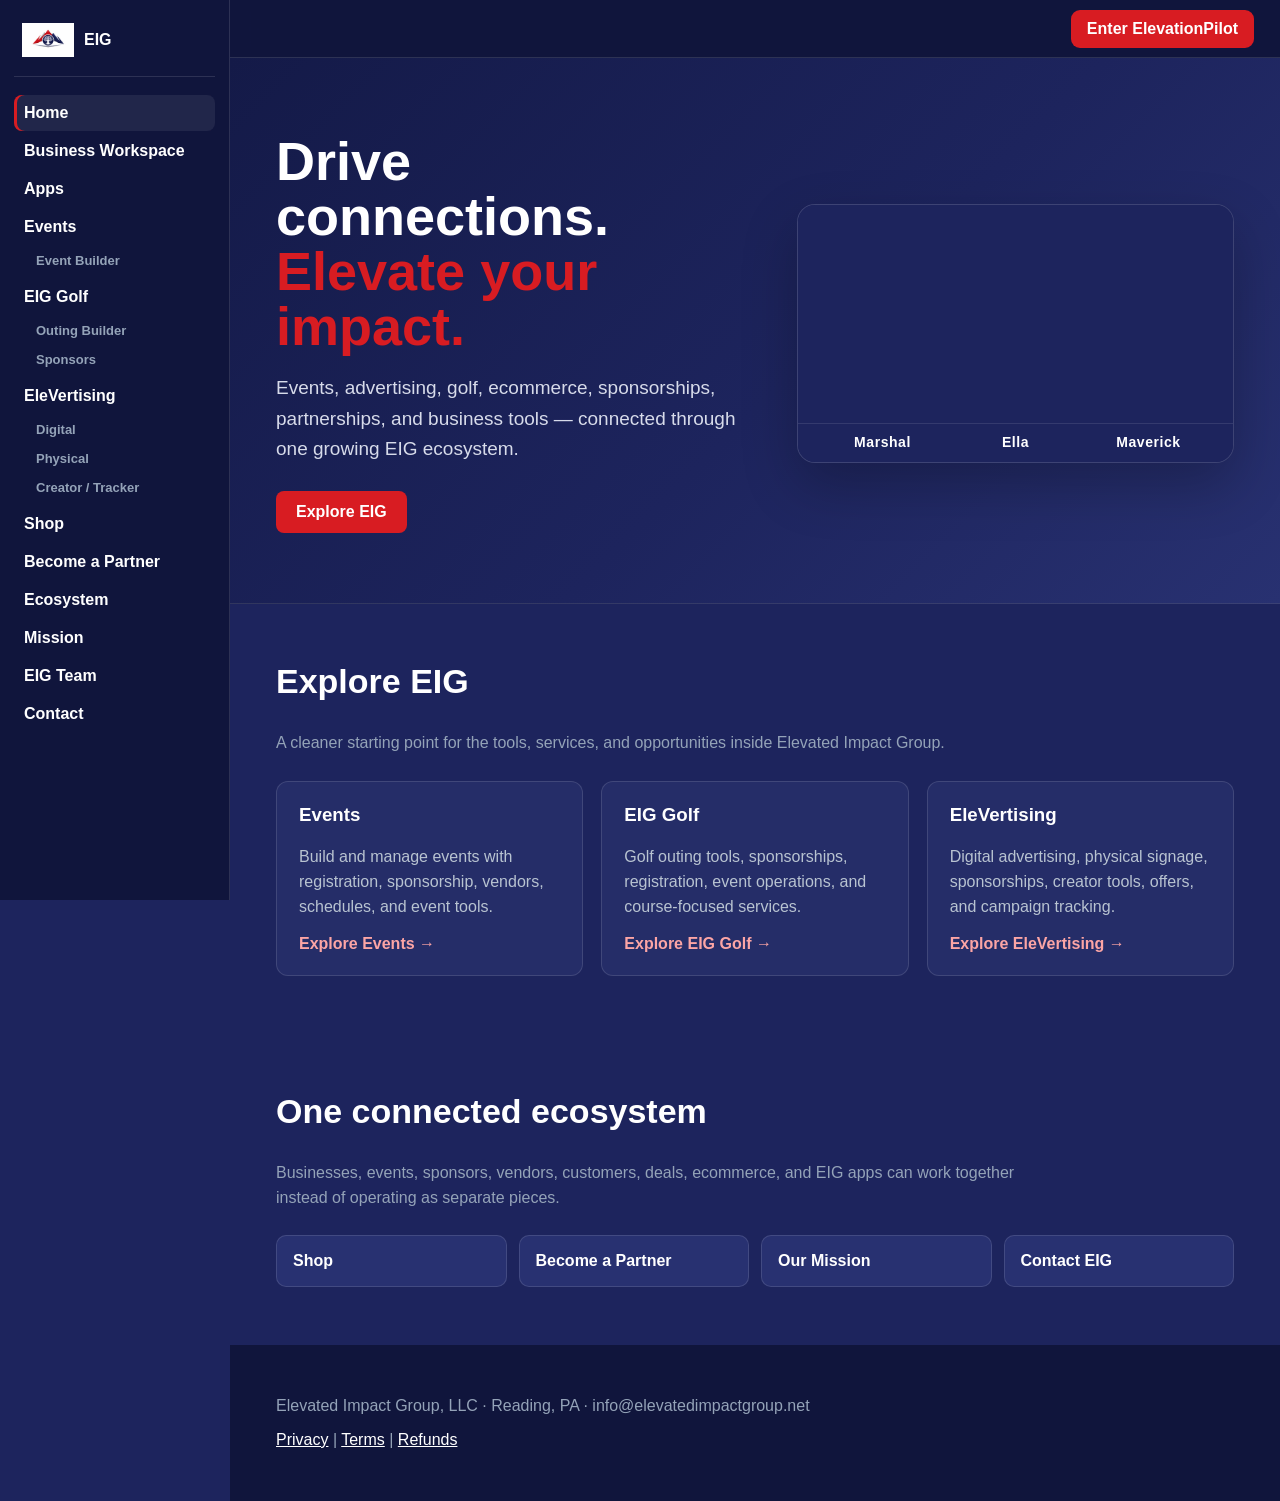
<file: index.html>
<!DOCTYPE html>
<html lang="en">
<head>
  <meta charset="UTF-8">
  <title>Elevated Impact Group</title>
  <meta name="viewport" content="width=device-width, initial-scale=1.0">
  <style>
    :root { --navy:#1D245D; --navy-deep:#141A48; --navy-soft:#283171; --dark:#10153C; --panel:#252D68; --red:#D81C22; --muted:#D7DBEA; --line:rgba(255,255,255,.12); }
    * { box-sizing:border-box; }
    html { scroll-behavior:smooth; }
    body { margin:0; font-family:Arial,sans-serif; background:var(--navy); color:white; }
    .layout { display:grid; grid-template-columns:230px 1fr; min-height:100vh; }
    .sidebar { position:sticky; top:0; height:100vh; background:var(--dark); border-right:1px solid var(--line); padding:18px 14px; display:flex; flex-direction:column; }
    .eig-home { display:flex; align-items:center; gap:10px; color:white; text-decoration:none; font-weight:800; padding:4px 8px 18px; border-bottom:1px solid var(--line); }
    .eig-home img { width:52px; height:36px; object-fit:contain; }
    .nav { padding-top:16px; overflow:auto; }
    .nav a { display:block; color:white; text-decoration:none; padding:9px 10px; margin:2px 0; border-radius:8px; font-weight:700; }
    .nav a:hover, .nav a.active { background:rgba(255,255,255,.07); }
    .nav a.active { box-shadow:inset 3px 0 0 var(--red); }
    .subnav { margin:0 0 5px 12px; }
    .subnav a { font-size:13px; color:#94a3b8; padding:6px 10px; font-weight:600; }
    .content { min-width:0; }
    .topbar { position:sticky; top:0; z-index:30; height:58px; display:flex; align-items:center; justify-content:flex-end; padding:0 26px; background:rgba(16,21,60,.96); border-bottom:1px solid var(--line); backdrop-filter:blur(12px); }
    .ecospace-btn { display:inline-block; background:var(--red); color:#fff; text-decoration:none; padding:10px 16px; border-radius:9px; font-weight:900; }
    .hero { padding:76px 46px 70px; background:linear-gradient(135deg,var(--navy-deep) 0%,var(--navy) 55%,var(--navy-soft) 100%); border-bottom:1px solid var(--line); }
    .hero-inner { max-width:1080px; display:grid; grid-template-columns:1.05fr .95fr; gap:38px; align-items:center; }
    .hero h1 { font-size:54px; line-height:1.02; margin:0 0 18px; }
    .hero h1 span { color:var(--red); }
    .hero p { color:var(--muted); font-size:19px; line-height:1.6; max-width:700px; }
    .button { display:inline-block; padding:12px 20px; background:var(--red); border:none; color:white; border-radius:8px; cursor:pointer; text-decoration:none; font-weight:800; margin-top:8px; }
    .team-image { border-radius:18px; border:1px solid rgba(255,255,255,.14); overflow:hidden; background:var(--navy); box-shadow:0 22px 55px rgba(0,0,0,.24); }
    .team-image img, .team-image video { display:block; width:100%; height:auto; background:var(--navy); }
    .team-name-row { display:grid; grid-template-columns:1fr 1fr 1fr; align-items:center; text-align:center; padding:10px 18px 12px; background:var(--navy); border-top:1px solid rgba(255,255,255,.10); }
    .team-name-row span { font-size:14px; font-weight:900; letter-spacing:.04em; color:white; }
    .section { padding:58px 46px; max-width:1200px; }
    .section h2 { margin-top:0; font-size:34px; }
    .section p.lead { color:#94a3b8; max-width:760px; line-height:1.6; }
    .grid { display:grid; grid-template-columns:repeat(3,1fr); gap:18px; margin-top:26px; }
    .card { background:var(--panel); padding:22px; border-radius:12px; border:1px solid var(--line); }
    .card h3 { margin-top:0; }
    .card p { color:#b8c3d1; line-height:1.55; }
    .card a { color:#fca5a5; font-weight:800; text-decoration:none; }
    .simple-links { display:grid; grid-template-columns:repeat(4,1fr); gap:12px; margin-top:24px; }
    .simple-links a { color:white; text-decoration:none; background:var(--navy-soft); border:1px solid var(--line); padding:16px; border-radius:10px; font-weight:800; }
    footer { padding:36px 46px; background:var(--dark); color:#94a3b8; }
    footer a { color:white; }
    @media (max-width:900px) { .grid { grid-template-columns:1fr 1fr; } .simple-links { grid-template-columns:1fr 1fr; } .hero-inner { grid-template-columns:1fr; } }
    @media (max-width:700px) {
      .layout { display:block; }
      .sidebar { position:static; height:auto; padding-bottom:10px; }
      .nav { display:grid; grid-template-columns:1fr 1fr; }
      .subnav { display:none; }
      .topbar { height:auto; padding:12px 16px; }
      .hero { padding:50px 24px 46px; }
      .hero h1 { font-size:42px; }
      .section { padding:42px 24px; }
      .grid, .simple-links { grid-template-columns:1fr; }
      footer { padding:30px 24px; }
    }
  </style>
</head>
<body>
<div class="layout">
  <aside class="sidebar">
    <a class="eig-home" href="/" aria-label="Elevated Impact Group home">
      <img src="assets/eig-header-icon.png" alt="Elevated Impact Group" />
      <span>EIG</span>
    </a>
    <nav class="nav">
      <a class="active" href="/">Home</a>
      <a href="https://elevated-impact-platform.vercel.app/#airport">Business Workspace</a>
      <a href="#apps">Apps</a>
      <a href="#events">Events</a>
      <div class="subnav"><a href="#events">Event Builder</a></div>
      <a href="#golf">EIG Golf</a>
      <div class="subnav"><a href="#golf">Outing Builder</a><a href="#golf">Sponsors</a></div>
      <a href="/elvertising.html">EleVertising</a>
      <div class="subnav"><a href="/elvertising.html#get-started">Digital</a><a href="/elvertising.html#get-started">Physical</a><a href="/elvertising.html#get-started">Creator / Tracker</a></div>
      <a href="#shop">Shop</a>
      <a href="#partner">Become a Partner</a>
      <a href="#ecosystem">Ecosystem</a>
      <a href="#mission">Mission</a>
      <a href="#team">EIG Team</a>
      <a href="#contact">Contact</a>
    </nav>
  </aside>

  <main class="content">
    <div class="topbar"><a class="ecospace-btn" href="https://elevated-impact-platform.vercel.app/#airport">Enter ElevationPilot</a></div>

    <section class="hero">
      <div class="hero-inner">
        <div>
          <h1>Drive connections.<br><span>Elevate your impact.</span></h1>
          <p>Events, advertising, golf, ecommerce, sponsorships, partnerships, and business tools — connected through one growing EIG ecosystem.</p>
          <a class="button" href="#apps">Explore EIG</a>
        </div>
        <div class="team-image" id="team">
          <video
            aria-label="Meet the EIG Team — Ella, Marshal and Maverick"
            autoplay
            muted
            loop
            playsinline
            preload="metadata"
          >
            <source src="assets/eig-team-clean-walk.mp4" type="video/mp4" />
            Your browser does not support the EIG team video.
          </video>
          <div class="team-name-row" aria-label="The EIG Team">
            <span>Marshal</span>
            <span>Ella</span>
            <span>Maverick</span>
          </div>
        </div>
      </div>
    </section>

    <section class="section" id="apps">
      <h2>Explore EIG</h2>
      <p class="lead">A cleaner starting point for the tools, services, and opportunities inside Elevated Impact Group.</p>
      <div class="grid">
        <div class="card" id="events"><h3>Events</h3><p>Build and manage events with registration, sponsorship, vendors, schedules, and event tools.</p><a href="#events">Explore Events →</a></div>
        <div class="card" id="golf"><h3>EIG Golf</h3><p>Golf outing tools, sponsorships, registration, event operations, and course-focused services.</p><a href="#golf">Explore EIG Golf →</a></div>
        <div class="card"><h3>EleVertising</h3><p>Digital advertising, physical signage, sponsorships, creator tools, offers, and campaign tracking.</p><a href="/elvertising.html">Explore EleVertising →</a></div>
      </div>
    </section>

    <section class="section" id="ecosystem">
      <h2>One connected ecosystem</h2>
      <p class="lead">Businesses, events, sponsors, vendors, customers, deals, ecommerce, and EIG apps can work together instead of operating as separate pieces.</p>
      <div class="simple-links">
        <a id="shop" href="#shop">Shop</a>
        <a id="partner" href="#partner">Become a Partner</a>
        <a id="mission" href="#mission">Our Mission</a>
        <a id="contact" href="mailto:info@elevatedimpactgroup.net">Contact EIG</a>
      </div>
    </section>

    <footer>
      <p>Elevated Impact Group, LLC · Reading, PA · info@elevatedimpactgroup.net</p>
      <p><a href="#">Privacy</a> | <a href="#">Terms</a> | <a href="#">Refunds</a></p>
    </footer>
  </main>
</div>
</body>
</html>
</file>
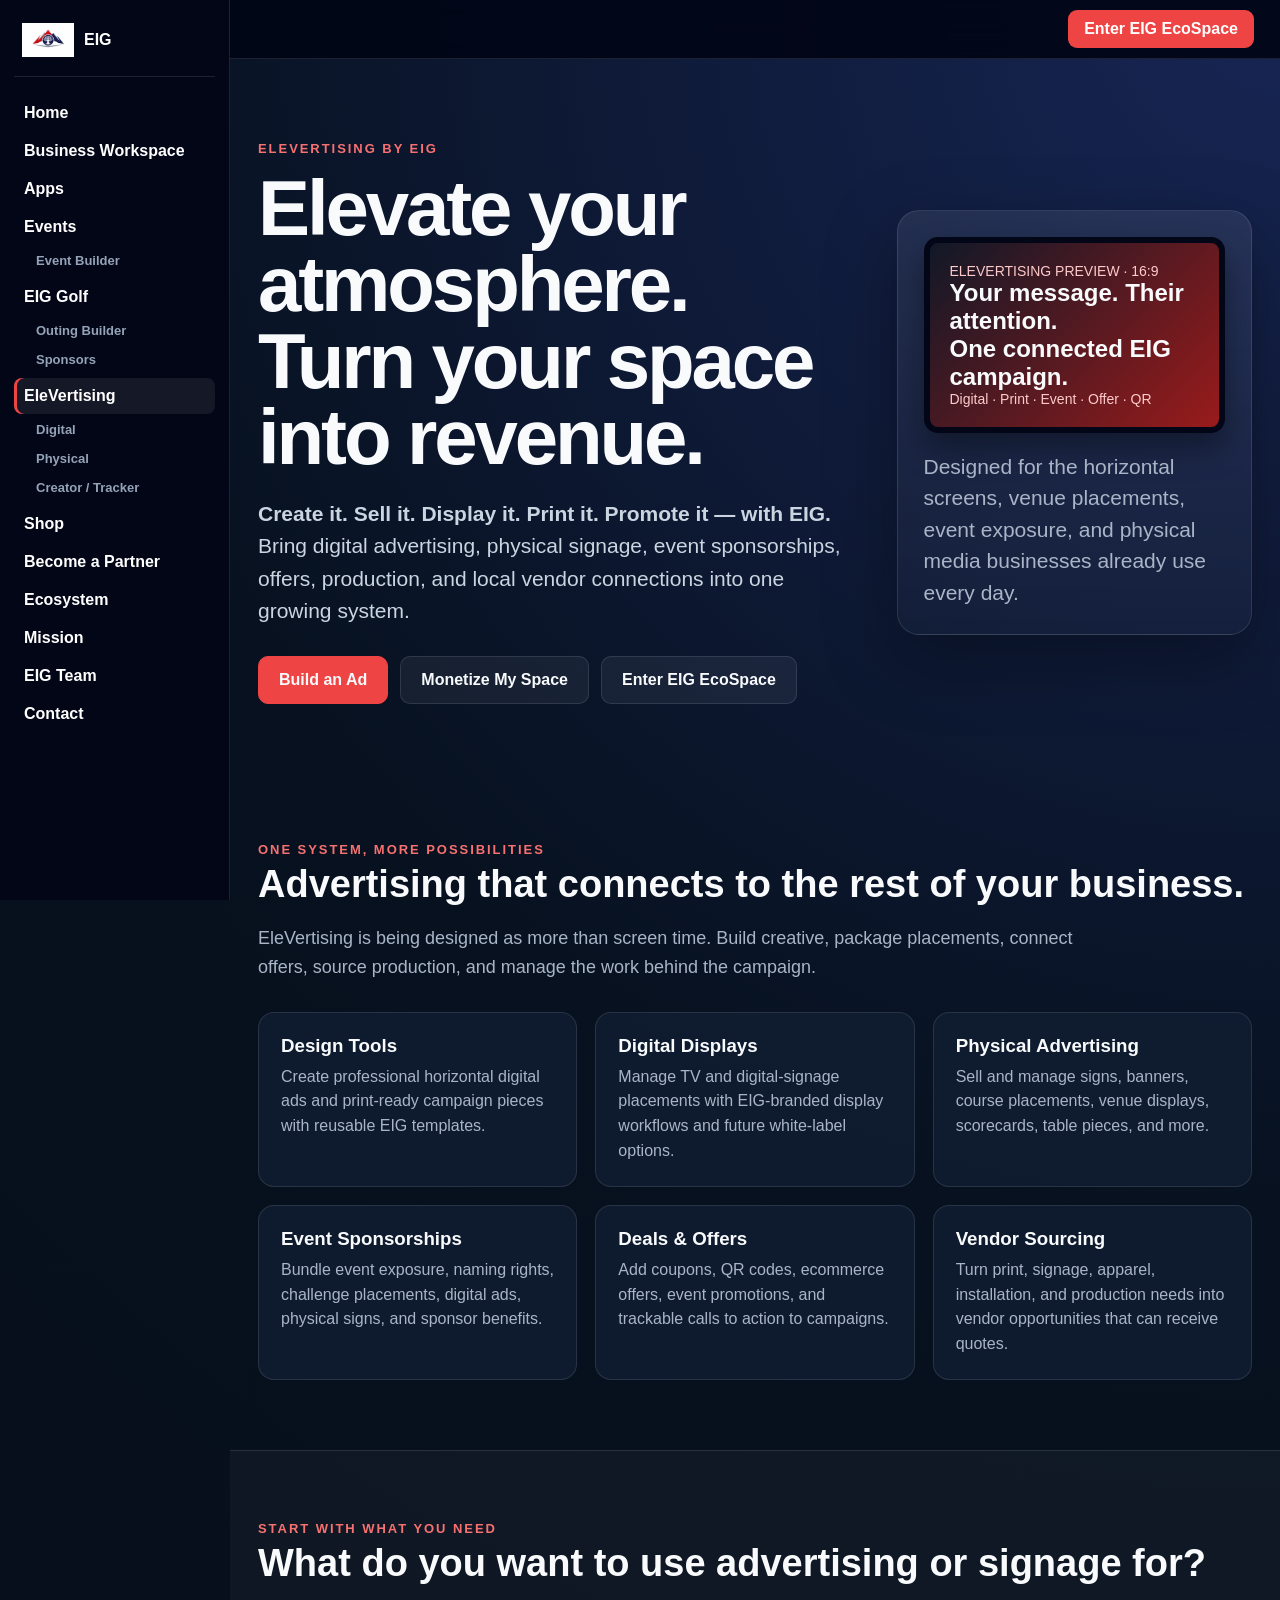
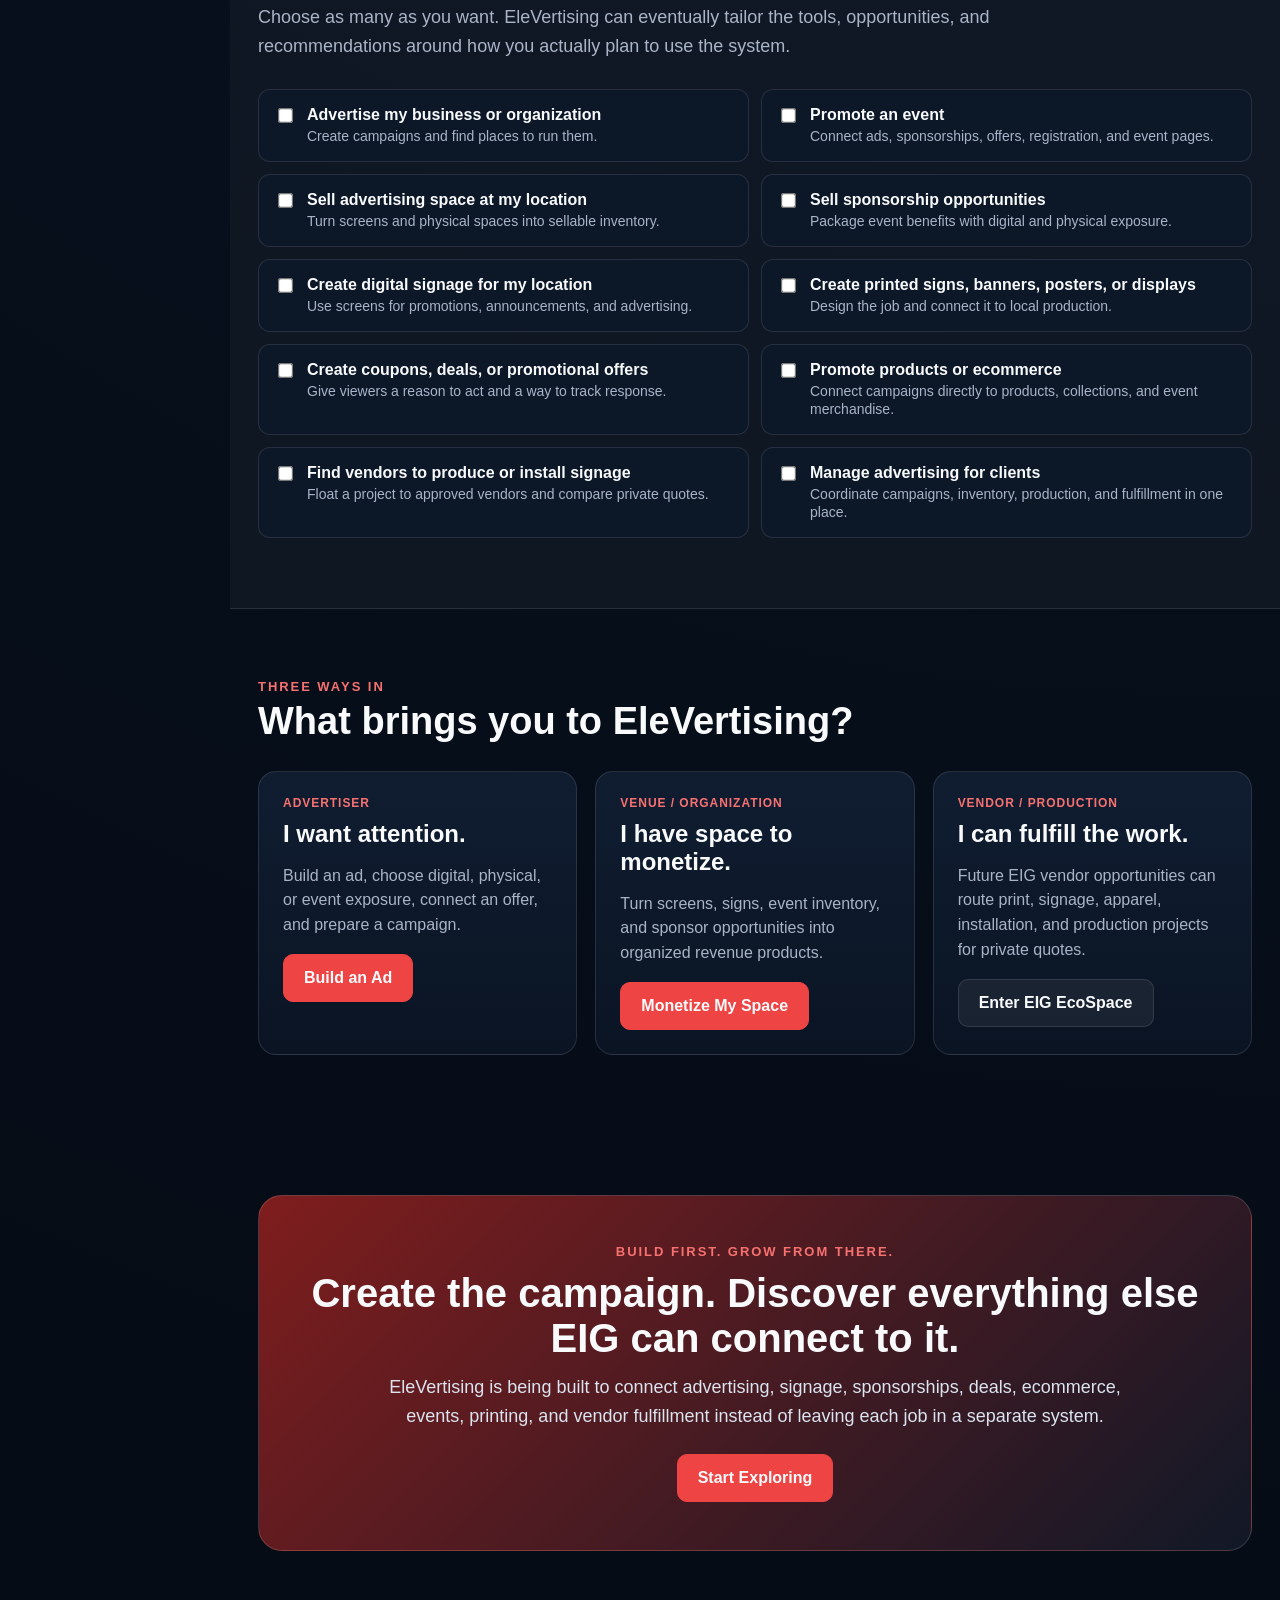
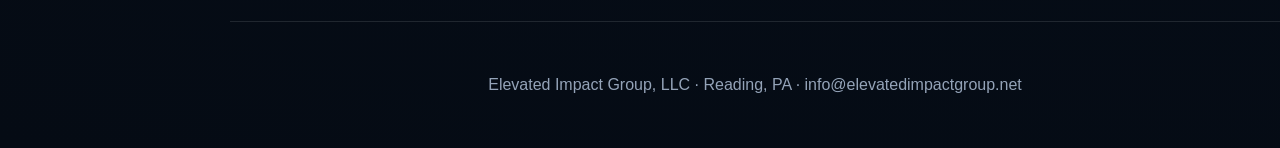
<file: elvertising.html>
<!DOCTYPE html>
<html lang="en">
<head>
  <meta charset="UTF-8">
  <title>EleVertising | Elevated Impact Group</title>
  <meta name="viewport" content="width=device-width, initial-scale=1.0">
  <meta name="description" content="EleVertising by EIG helps businesses create, sell, display, print, promote, and track advertising across digital, physical, and event spaces." />
  <style>
    :root { --bg:#07111f; --dark:#020617; --panel:#101d31; --panel2:#0c1728; --red:#ef4444; --text:#f8fafc; --muted:#a9b5c7; --line:rgba(255,255,255,.11); }
    * { box-sizing:border-box; }
    html { scroll-behavior:smooth; }
    body { margin:0; font-family:Arial,sans-serif; background:radial-gradient(circle at top right,#172554 0,#07111f 34%,#050b14 100%); color:var(--text); }
    a { color:inherit; }
    .layout { display:grid; grid-template-columns:230px 1fr; min-height:100vh; }
    .sidebar { position:sticky; top:0; height:100vh; background:var(--dark); border-right:1px solid var(--line); padding:18px 14px; display:flex; flex-direction:column; z-index:25; }
    .eig-home { display:flex; align-items:center; gap:10px; color:white; text-decoration:none; font-weight:800; padding:4px 8px 18px; border-bottom:1px solid var(--line); }
    .eig-home img { width:52px; height:36px; object-fit:contain; }
    .nav { padding-top:16px; overflow:auto; }
    .nav a { display:block; color:white; text-decoration:none; padding:9px 10px; margin:2px 0; border-radius:8px; font-weight:700; }
    .nav a:hover, .nav a.active { background:rgba(255,255,255,.07); }
    .nav a.active { box-shadow:inset 3px 0 0 var(--red); }
    .subnav { margin:0 0 5px 12px; }
    .subnav a { font-size:13px; color:#94a3b8; padding:6px 10px; font-weight:600; }
    .content { min-width:0; }
    .topbar { position:sticky; top:0; z-index:30; min-height:58px; display:flex; justify-content:flex-end; align-items:center; padding:10px 26px; background:rgba(2,6,23,.94); backdrop-filter:blur(14px); border-bottom:1px solid var(--line); }
    .ecospace-btn { background:var(--red); color:#fff; text-decoration:none; padding:10px 16px; border-radius:9px; font-weight:900; }
    .hero { max-width:1180px; margin:0 auto; padding:82px 28px 68px; display:grid; grid-template-columns:1.25fr .75fr; gap:46px; align-items:center; }
    .eyebrow { color:#f87171; text-transform:uppercase; letter-spacing:.15em; font-weight:900; font-size:13px; }
    h1 { font-size:clamp(46px,7vw,78px); line-height:.98; margin:14px 0 22px; letter-spacing:-.04em; }
    .hero p { color:#cbd5e1; font-size:21px; line-height:1.55; max-width:760px; }
    .cta-row { display:flex; flex-wrap:wrap; gap:12px; margin-top:28px; }
    .btn { padding:14px 20px; border-radius:10px; text-decoration:none; font-weight:900; border:1px solid var(--line); display:inline-block; cursor:pointer; }
    .btn.primary { background:var(--red); border-color:var(--red); }
    .btn.secondary { background:rgba(255,255,255,.06); }
    .hero-card { padding:26px; border:1px solid var(--line); border-radius:22px; background:linear-gradient(180deg,rgba(255,255,255,.08),rgba(255,255,255,.025)); box-shadow:0 24px 70px rgba(0,0,0,.35); }
    .screen { aspect-ratio:16/9; border-radius:14px; background:linear-gradient(135deg,#111827,#991b1b); padding:20px; display:flex; flex-direction:column; justify-content:space-between; border:6px solid #020617; box-shadow:0 16px 30px rgba(0,0,0,.35); }
    .screen strong { font-size:24px; }
    .screen span { color:#fecaca; font-size:14px; }
    .section { max-width:1180px; margin:0 auto; padding:70px 28px; }
    .section h2 { font-size:38px; margin:6px 0 12px; }
    .section-lead { color:var(--muted); font-size:18px; line-height:1.6; max-width:820px; }
    .grid { display:grid; grid-template-columns:repeat(3,1fr); gap:18px; margin-top:30px; }
    .card { background:rgba(16,29,49,.88); border:1px solid var(--line); border-radius:16px; padding:22px; }
    .card h3 { margin:0 0 8px; }
    .card p { color:var(--muted); line-height:1.55; margin:0; }
    .discovery { background:rgba(255,255,255,.035); border-top:1px solid var(--line); border-bottom:1px solid var(--line); }
    .choice-grid { display:grid; grid-template-columns:repeat(2,1fr); gap:12px; margin-top:28px; }
    .choice { display:flex; gap:12px; align-items:flex-start; padding:16px; background:#0c1728; border:1px solid var(--line); border-radius:12px; cursor:pointer; }
    .choice input { margin-top:3px; accent-color:var(--red); transform:scale(1.15); }
    .choice strong { display:block; margin-bottom:3px; }
    .choice span { color:var(--muted); font-size:14px; }
    .path-grid { display:grid; grid-template-columns:repeat(3,1fr); gap:18px; margin-top:28px; }
    .path { padding:24px; border-radius:18px; border:1px solid var(--line); background:linear-gradient(180deg,#101d31,#0a1423); }
    .path b { color:#f87171; display:block; margin-bottom:10px; text-transform:uppercase; letter-spacing:.08em; font-size:12px; }
    .path h3 { font-size:24px; margin:0 0 10px; }
    .path p { color:var(--muted); line-height:1.55; }
    .bottom-cta { text-align:center; background:linear-gradient(135deg,#7f1d1d,#111827); border-radius:24px; padding:48px 28px; border:1px solid rgba(255,255,255,.14); }
    footer { padding:38px 24px; text-align:center; color:#94a3b8; border-top:1px solid var(--line); }
    @media (max-width:860px) { .hero { grid-template-columns:1fr; padding-top:56px; } .grid,.path-grid { grid-template-columns:1fr 1fr; } }
    @media (max-width:700px) {
      .layout { display:block; }
      .sidebar { position:static; height:auto; }
      .nav { display:grid; grid-template-columns:1fr 1fr; }
      .subnav { display:none; }
      .topbar { padding:12px 16px; }
      .grid,.choice-grid,.path-grid { grid-template-columns:1fr; }
      .hero,.section { padding-left:20px; padding-right:20px; }
      h1 { font-size:48px; }
    }
  </style>
</head>
<body>
<div class="layout">
  <aside class="sidebar">
    <a class="eig-home" href="/" aria-label="Elevated Impact Group home">
      <img src="assets/eig-header-icon.png" alt="Elevated Impact Group" />
      <span>EIG</span>
    </a>
    <nav class="nav">
      <a href="/">Home</a>
      <a href="https://elevated-impact-platform.vercel.app/#airport">Business Workspace</a>
      <a href="/#apps">Apps</a>
      <a href="/#events">Events</a>
      <div class="subnav"><a href="/#events">Event Builder</a></div>
      <a href="/#golf">EIG Golf</a>
      <div class="subnav"><a href="/#golf">Outing Builder</a><a href="/#golf">Sponsors</a></div>
      <a class="active" href="/elvertising.html">EleVertising</a>
      <div class="subnav"><a href="#get-started">Digital</a><a href="#get-started">Physical</a><a href="#get-started">Creator / Tracker</a></div>
      <a href="/#shop">Shop</a>
      <a href="/#partner">Become a Partner</a>
      <a href="/#ecosystem">Ecosystem</a>
      <a href="/#mission">Mission</a>
      <a href="/#team">EIG Team</a>
      <a href="mailto:info@elevatedimpactgroup.net">Contact</a>
    </nav>
  </aside>

  <main class="content">
    <div class="topbar"><a class="ecospace-btn" href="https://elevated-impact-platform.vercel.app/#airport">Enter EIG EcoSpace</a></div>

    <section class="hero">
      <div>
        <div class="eyebrow">EleVertising by EIG</div>
        <h1>Elevate your atmosphere. Turn your space into revenue.</h1>
        <p><strong>Create it. Sell it. Display it. Print it. Promote it — with EIG.</strong> Bring digital advertising, physical signage, event sponsorships, offers, production, and local vendor connections into one growing system.</p>
        <div class="cta-row"><a class="btn primary" href="#get-started">Build an Ad</a><a class="btn secondary" href="#get-started">Monetize My Space</a><a class="btn secondary" href="https://elevated-impact-platform.vercel.app/#airport">Enter EIG EcoSpace</a></div>
      </div>
      <div class="hero-card">
        <div class="screen"><span>ELEVERTISING PREVIEW · 16:9</span><strong>Your message. Their attention.<br />One connected EIG campaign.</strong><span>Digital · Print · Event · Offer · QR</span></div>
        <p style="color:#a9b5c7;line-height:1.5;margin:18px 0 0;">Designed for the horizontal screens, venue placements, event exposure, and physical media businesses already use every day.</p>
      </div>
    </section>

    <section class="section">
      <div class="eyebrow">One system, more possibilities</div>
      <h2>Advertising that connects to the rest of your business.</h2>
      <p class="section-lead">EleVertising is being designed as more than screen time. Build creative, package placements, connect offers, source production, and manage the work behind the campaign.</p>
      <div class="grid">
        <div class="card"><h3>Design Tools</h3><p>Create professional horizontal digital ads and print-ready campaign pieces with reusable EIG templates.</p></div>
        <div class="card"><h3>Digital Displays</h3><p>Manage TV and digital-signage placements with EIG-branded display workflows and future white-label options.</p></div>
        <div class="card"><h3>Physical Advertising</h3><p>Sell and manage signs, banners, course placements, venue displays, scorecards, table pieces, and more.</p></div>
        <div class="card"><h3>Event Sponsorships</h3><p>Bundle event exposure, naming rights, challenge placements, digital ads, physical signs, and sponsor benefits.</p></div>
        <div class="card"><h3>Deals & Offers</h3><p>Add coupons, QR codes, ecommerce offers, event promotions, and trackable calls to action to campaigns.</p></div>
        <div class="card"><h3>Vendor Sourcing</h3><p>Turn print, signage, apparel, installation, and production needs into vendor opportunities that can receive quotes.</p></div>
      </div>
    </section>

    <section class="discovery" id="get-started">
      <div class="section">
        <div class="eyebrow">Start with what you need</div>
        <h2>What do you want to use advertising or signage for?</h2>
        <p class="section-lead">Choose as many as you want. EleVertising can eventually tailor the tools, opportunities, and recommendations around how you actually plan to use the system.</p>
        <div class="choice-grid">
          <label class="choice"><input type="checkbox" /><div><strong>Advertise my business or organization</strong><span>Create campaigns and find places to run them.</span></div></label>
          <label class="choice"><input type="checkbox" /><div><strong>Promote an event</strong><span>Connect ads, sponsorships, offers, registration, and event pages.</span></div></label>
          <label class="choice"><input type="checkbox" /><div><strong>Sell advertising space at my location</strong><span>Turn screens and physical spaces into sellable inventory.</span></div></label>
          <label class="choice"><input type="checkbox" /><div><strong>Sell sponsorship opportunities</strong><span>Package event benefits with digital and physical exposure.</span></div></label>
          <label class="choice"><input type="checkbox" /><div><strong>Create digital signage for my location</strong><span>Use screens for promotions, announcements, and advertising.</span></div></label>
          <label class="choice"><input type="checkbox" /><div><strong>Create printed signs, banners, posters, or displays</strong><span>Design the job and connect it to local production.</span></div></label>
          <label class="choice"><input type="checkbox" /><div><strong>Create coupons, deals, or promotional offers</strong><span>Give viewers a reason to act and a way to track response.</span></div></label>
          <label class="choice"><input type="checkbox" /><div><strong>Promote products or ecommerce</strong><span>Connect campaigns directly to products, collections, and event merchandise.</span></div></label>
          <label class="choice"><input type="checkbox" /><div><strong>Find vendors to produce or install signage</strong><span>Float a project to approved vendors and compare private quotes.</span></div></label>
          <label class="choice"><input type="checkbox" /><div><strong>Manage advertising for clients</strong><span>Coordinate campaigns, inventory, production, and fulfillment in one place.</span></div></label>
        </div>
      </div>
    </section>

    <section class="section">
      <div class="eyebrow">Three ways in</div>
      <h2>What brings you to EleVertising?</h2>
      <div class="path-grid">
        <div class="path"><b>Advertiser</b><h3>I want attention.</h3><p>Build an ad, choose digital, physical, or event exposure, connect an offer, and prepare a campaign.</p><a class="btn primary" href="#get-started">Build an Ad</a></div>
        <div class="path"><b>Venue / Organization</b><h3>I have space to monetize.</h3><p>Turn screens, signs, event inventory, and sponsor opportunities into organized revenue products.</p><a class="btn primary" href="#get-started">Monetize My Space</a></div>
        <div class="path"><b>Vendor / Production</b><h3>I can fulfill the work.</h3><p>Future EIG vendor opportunities can route print, signage, apparel, installation, and production projects for private quotes.</p><a class="btn secondary" href="https://elevated-impact-platform.vercel.app/#airport">Enter EIG EcoSpace</a></div>
      </div>
    </section>

    <section class="section">
      <div class="bottom-cta">
        <div class="eyebrow">Build first. Grow from there.</div>
        <h2 style="font-size:40px;margin:12px 0;">Create the campaign. Discover everything else EIG can connect to it.</h2>
        <p style="color:#dbe4ef;font-size:18px;max-width:760px;margin:0 auto 24px;line-height:1.6;">EleVertising is being built to connect advertising, signage, sponsorships, deals, ecommerce, events, printing, and vendor fulfillment instead of leaving each job in a separate system.</p>
        <a class="btn primary" href="#get-started">Start Exploring</a>
      </div>
    </section>

    <footer><p>Elevated Impact Group, LLC · Reading, PA · info@elevatedimpactgroup.net</p></footer>
  </main>
</div>
</body>
</html>
</file>
